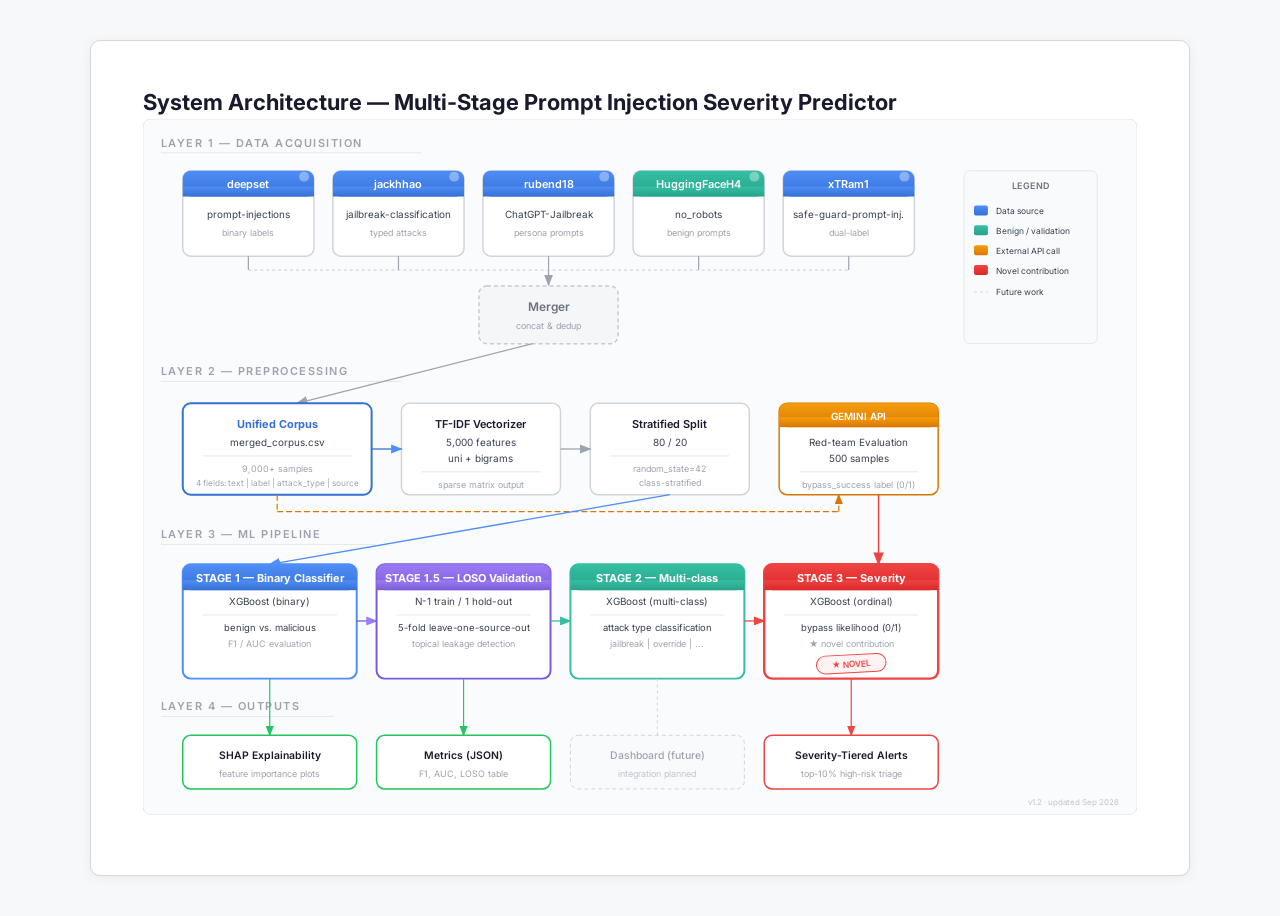
<file: architecture_diagram.html>
<!DOCTYPE html>
<html lang="en">
<head>
<meta charset="UTF-8">
<title>System Architecture — Prompt Injection Severity Predictor</title>
<style>
  @import url('https://fonts.googleapis.com/css2?family=Inter:wght@400;500;600;700&family=IBM+Plex+Mono:wght@400;500&display=swap');
  * { margin: 0; padding: 0; box-sizing: border-box; }
  body { background: #f7f8fa; font-family: 'Inter', sans-serif; }
  .page {
    width: 1100px; margin: 40px auto; background: #fff;
    border: 1px solid #d4d7dc; border-radius: 10px;
    padding: 48px 52px 56px; box-shadow: 0 2px 12px rgba(0,0,0,.06);
  }
  h1 { font-size: 22px; font-weight: 700; color: #1a1a2e; margin-bottom: 4px; }
  .subtitle { font-size: 13px; color: #6b7280; margin-bottom: 32px; }
  .subtitle em { font-style: normal; color: #4b5563; font-weight: 500; }
  svg text { font-family: 'Inter', sans-serif; }

  @media print {
    body { background: #fff; }
    .page { box-shadow: none; border: none; margin: 0; width: 100%; }
  }
</style>
</head>
<body>
<div class="page">
  <h1>System Architecture — Multi-Stage Prompt Injection Severity Predictor</h1>
  
  <svg viewBox="0 0 1000 700" width="100%" xmlns="http://www.w3.org/2000/svg">
    <defs>
      <linearGradient id="gBlue" x1="0" y1="0" x2="0" y2="1">
        <stop offset="0%" stop-color="#4F8EF7"/><stop offset="100%" stop-color="#3570D4"/>
      </linearGradient>
      <linearGradient id="gPurple" x1="0" y1="0" x2="0" y2="1">
        <stop offset="0%" stop-color="#9B7BF7"/><stop offset="100%" stop-color="#7C5CD6"/>
      </linearGradient>
      <linearGradient id="gTeal" x1="0" y1="0" x2="0" y2="1">
        <stop offset="0%" stop-color="#34BFA3"/><stop offset="100%" stop-color="#28A38A"/>
      </linearGradient>
      <linearGradient id="gOrange" x1="0" y1="0" x2="0" y2="1">
        <stop offset="0%" stop-color="#F59E0B"/><stop offset="100%" stop-color="#D97706"/>
      </linearGradient>
      <linearGradient id="gRed" x1="0" y1="0" x2="0" y2="1">
        <stop offset="0%" stop-color="#EF4444"/><stop offset="100%" stop-color="#DC2626"/>
      </linearGradient>
      <linearGradient id="gGreen" x1="0" y1="0" x2="0" y2="1">
        <stop offset="0%" stop-color="#22C55E"/><stop offset="100%" stop-color="#16A34A"/>
      </linearGradient>

      <marker id="arrowGray" markerWidth="9" markerHeight="7" refX="8" refY="3.5" orient="auto">
        <polygon points="0 0, 9 3.5, 0 7" fill="#9ca3af"/>
      </marker>
      <marker id="arrowBlue" markerWidth="9" markerHeight="7" refX="8" refY="3.5" orient="auto">
        <polygon points="0 0, 9 3.5, 0 7" fill="#4F8EF7"/>
      </marker>
      <marker id="arrowPurple" markerWidth="9" markerHeight="7" refX="8" refY="3.5" orient="auto">
        <polygon points="0 0, 9 3.5, 0 7" fill="#9B7BF7"/>
      </marker>
      <marker id="arrowTeal" markerWidth="9" markerHeight="7" refX="8" refY="3.5" orient="auto">
        <polygon points="0 0, 9 3.5, 0 7" fill="#34BFA3"/>
      </marker>
      <marker id="arrowOrange" markerWidth="9" markerHeight="7" refX="8" refY="3.5" orient="auto">
        <polygon points="0 0, 9 3.5, 0 7" fill="#D97706"/>
      </marker>
      <marker id="arrowRed" markerWidth="9" markerHeight="7" refX="8" refY="3.5" orient="auto">
        <polygon points="0 0, 9 3.5, 0 7" fill="#EF4444"/>
      </marker>
      <marker id="arrowGreen" markerWidth="9" markerHeight="7" refX="8" refY="3.5" orient="auto">
        <polygon points="0 0, 9 3.5, 0 7" fill="#22C55E"/>
      </marker>
    </defs>

    <rect x="0" y="0" width="1000" height="700" rx="8" fill="#fafbfc" stroke="#e5e7eb" stroke-width="1"/>

    <!-- LAYER LABELS -->
    <text x="18" y="28" font-size="11" fill="#9ca3af" font-weight="600" letter-spacing="1.5">LAYER 1 — DATA ACQUISITION</text>
    <line x1="18" y1="34" x2="280" y2="34" stroke="#e5e7eb" stroke-width="1"/>

    <text x="18" y="258" font-size="11" fill="#9ca3af" font-weight="600" letter-spacing="1.5">LAYER 2 — PREPROCESSING</text>
    <line x1="18" y1="264" x2="260" y2="264" stroke="#e5e7eb" stroke-width="1"/>

    <text x="18" y="422" font-size="11" fill="#9ca3af" font-weight="600" letter-spacing="1.5">LAYER 3 — ML PIPELINE</text>
    <line x1="18" y1="428" x2="234" y2="428" stroke="#e5e7eb" stroke-width="1"/>

    <text x="18" y="595" font-size="11" fill="#9ca3af" font-weight="600" letter-spacing="1.5">LAYER 4 — OUTPUTS</text>
    <line x1="18" y1="601" x2="192" y2="601" stroke="#e5e7eb" stroke-width="1"/>

    <!-- ============================================================ -->
    <!-- LAYER 1 — DATA SOURCES (5 cards, evenly spaced, w=132 g=19)  -->
    <!-- ============================================================ -->
    <!-- deepset -->
    <rect x="40" y="52" width="132" height="86" rx="8" fill="#fff" stroke="#d1d5db" stroke-width="1.5"/>
    <rect x="40" y="52" width="132" height="26" rx="8" fill="url(#gBlue)"/>
    <rect x="40" y="68" width="132" height="10" fill="url(#gBlue)"/>
    <text x="106" y="69" text-anchor="middle" font-size="11" fill="#fff" font-weight="600">deepset</text>
    <text x="106" y="100" text-anchor="middle" font-size="10" fill="#374151">prompt-injections</text>
    <text x="106" y="118" text-anchor="middle" font-size="9" fill="#9ca3af">binary labels</text>
    <circle cx="162" cy="58" r="5" fill="#fff" opacity=".35"/>

    <!-- jackhhao -->
    <rect x="191" y="52" width="132" height="86" rx="8" fill="#fff" stroke="#d1d5db" stroke-width="1.5"/>
    <rect x="191" y="52" width="132" height="26" rx="8" fill="url(#gBlue)"/>
    <rect x="191" y="68" width="132" height="10" fill="url(#gBlue)"/>
    <text x="257" y="69" text-anchor="middle" font-size="11" fill="#fff" font-weight="600">jackhhao</text>
    <text x="257" y="100" text-anchor="middle" font-size="10" fill="#374151">jailbreak-classification</text>
    <text x="257" y="118" text-anchor="middle" font-size="9" fill="#9ca3af">typed attacks</text>
    <circle cx="313" cy="58" r="5" fill="#fff" opacity=".35"/>

    <!-- rubend18 -->
    <rect x="342" y="52" width="132" height="86" rx="8" fill="#fff" stroke="#d1d5db" stroke-width="1.5"/>
    <rect x="342" y="52" width="132" height="26" rx="8" fill="url(#gBlue)"/>
    <rect x="342" y="68" width="132" height="10" fill="url(#gBlue)"/>
    <text x="408" y="69" text-anchor="middle" font-size="11" fill="#fff" font-weight="600">rubend18</text>
    <text x="408" y="100" text-anchor="middle" font-size="10" fill="#374151">ChatGPT-Jailbreak</text>
    <text x="408" y="118" text-anchor="middle" font-size="9" fill="#9ca3af">persona prompts</text>
    <circle cx="464" cy="58" r="5" fill="#fff" opacity=".35"/>

    <!-- HuggingFaceH4 -->
    <rect x="493" y="52" width="132" height="86" rx="8" fill="#fff" stroke="#d1d5db" stroke-width="1.5"/>
    <rect x="493" y="52" width="132" height="26" rx="8" fill="url(#gTeal)"/>
    <rect x="493" y="68" width="132" height="10" fill="url(#gTeal)"/>
    <text x="559" y="69" text-anchor="middle" font-size="11" fill="#fff" font-weight="600">HuggingFaceH4</text>
    <text x="559" y="100" text-anchor="middle" font-size="10" fill="#374151">no_robots</text>
    <text x="559" y="118" text-anchor="middle" font-size="9" fill="#9ca3af">benign prompts</text>
    <circle cx="615" cy="58" r="5" fill="#fff" opacity=".35"/>

    <!-- xTRam1 -->
    <rect x="644" y="52" width="132" height="86" rx="8" fill="#fff" stroke="#d1d5db" stroke-width="1.5"/>
    <rect x="644" y="52" width="132" height="26" rx="8" fill="url(#gBlue)"/>
    <rect x="644" y="68" width="132" height="10" fill="url(#gBlue)"/>
    <text x="710" y="69" text-anchor="middle" font-size="11" fill="#fff" font-weight="600">xTRam1</text>
    <text x="710" y="100" text-anchor="middle" font-size="10" fill="#374151">safe-guard-prompt-inj.</text>
    <text x="710" y="118" text-anchor="middle" font-size="9" fill="#9ca3af">dual-label</text>
    <circle cx="766" cy="58" r="5" fill="#fff" opacity=".35"/>

    <!-- collector bus: stems from each card down to a shared line, then into Merger -->
    <line x1="106" y1="138" x2="106" y2="152" stroke="#9ca3af" stroke-width="1.2"/>
    <line x1="257" y1="138" x2="257" y2="152" stroke="#9ca3af" stroke-width="1.2"/>
    <line x1="408" y1="138" x2="408" y2="152" stroke="#9ca3af" stroke-width="1.2"/>
    <line x1="559" y1="138" x2="559" y2="152" stroke="#9ca3af" stroke-width="1.2"/>
    <line x1="710" y1="138" x2="710" y2="152" stroke="#9ca3af" stroke-width="1.2"/>
    <line x1="106" y1="152" x2="710" y2="152" stroke="#c7cbd1" stroke-width="1" stroke-dasharray="3 3"/>
    <line x1="408" y1="152" x2="408" y2="167" stroke="#9ca3af" stroke-width="1.3" marker-end="url(#arrowGray)"/>

    <!-- Merger -->
    <rect x="338" y="168" width="140" height="58" rx="8" fill="#f5f6f8" stroke="#c8cbcf" stroke-width="1.5" stroke-dasharray="4 3"/>
    <text x="408" y="193" text-anchor="middle" font-size="12" fill="#6b7280" font-weight="600">Merger</text>
    <text x="408" y="211" text-anchor="middle" font-size="9" fill="#9ca3af">concat &amp; dedup</text>

    <!-- Merger -> Unified Corpus -->
    <line x1="392" y1="226" x2="155" y2="286" stroke="#9ca3af" stroke-width="1.3" marker-end="url(#arrowGray)"/>

    <!-- LEGEND (own column, right side — no longer overlapping Merger) -->
    <rect x="826" y="52" width="134" height="174" rx="6" fill="#f9fafb" stroke="#e5e7eb" stroke-width="1"/>
    <text x="893" y="70" text-anchor="middle" font-size="9" fill="#6b7280" font-weight="600" letter-spacing="0.5">LEGEND</text>
    <rect x="836" y="87" width="14" height="10" rx="2" fill="url(#gBlue)"/>
    <text x="858" y="96" font-size="8.5" fill="#374151">Data source</text>
    <rect x="836" y="107" width="14" height="10" rx="2" fill="url(#gTeal)"/>
    <text x="858" y="116" font-size="8.5" fill="#374151">Benign / validation</text>
    <rect x="836" y="127" width="14" height="10" rx="2" fill="url(#gOrange)"/>
    <text x="858" y="136" font-size="8.5" fill="#374151">External API call</text>
    <rect x="836" y="147" width="14" height="10" rx="2" fill="url(#gRed)"/>
    <text x="858" y="156" font-size="8.5" fill="#374151">Novel contribution</text>
    <line x1="836" y1="174" x2="850" y2="174" stroke="#d1d5db" stroke-width="1" stroke-dasharray="3 3"/>
    <text x="858" y="177" font-size="8.5" fill="#374151">Future work</text>

    <!-- ============================================================ -->
    <!-- LAYER 2 — PREPROCESSING (4 cards, w varies, g=30)            -->
    <!-- ============================================================ -->
    <!-- Unified Corpus -->
    <rect x="40" y="286" width="190" height="92" rx="8" fill="#fff" stroke="#3570D4" stroke-width="2"/>
    <text x="135" y="311" text-anchor="middle" font-size="11" fill="#3570D4" font-weight="700">Unified Corpus</text>
    <text x="135" y="329" text-anchor="middle" font-size="10" fill="#374151">merged_corpus.csv</text>
    <line x1="60" y1="339" x2="210" y2="339" stroke="#e5e7eb" stroke-width="1"/>
    <text x="135" y="355" text-anchor="middle" font-size="9" fill="#9ca3af">9,000+ samples</text>
    <text x="135" y="369" text-anchor="middle" font-size="8.3" fill="#9ca3af">4 fields: text | label | attack_type | source</text>

    <!-- TF-IDF -->
    <rect x="260" y="286" width="160" height="92" rx="8" fill="#fff" stroke="#d1d5db" stroke-width="1.5"/>
    <text x="340" y="311" text-anchor="middle" font-size="11" fill="#1a1a2e" font-weight="600">TF-IDF Vectorizer</text>
    <text x="340" y="329" text-anchor="middle" font-size="10" fill="#374151">5,000 features</text>
    <text x="340" y="345" text-anchor="middle" font-size="10" fill="#374151">uni + bigrams</text>
    <line x1="280" y1="355" x2="400" y2="355" stroke="#e5e7eb" stroke-width="1"/>
    <text x="340" y="371" text-anchor="middle" font-size="9" fill="#9ca3af">sparse matrix output</text>

    <!-- Stratified Split -->
    <rect x="450" y="286" width="160" height="92" rx="8" fill="#fff" stroke="#d1d5db" stroke-width="1.5"/>
    <text x="530" y="311" text-anchor="middle" font-size="11" fill="#1a1a2e" font-weight="600">Stratified Split</text>
    <text x="530" y="329" text-anchor="middle" font-size="10" fill="#374151">80 / 20</text>
    <line x1="470" y1="339" x2="590" y2="339" stroke="#e5e7eb" stroke-width="1"/>
    <text x="530" y="355" text-anchor="middle" font-size="9" fill="#9ca3af">random_state=42</text>
    <text x="530" y="369" text-anchor="middle" font-size="9" fill="#9ca3af">class-stratified</text>

    <!-- Gemini API -->
    <rect x="640" y="286" width="160" height="92" rx="8" fill="#fff" stroke="#D97706" stroke-width="1.5"/>
    <rect x="640" y="286" width="160" height="24" rx="8" fill="url(#gOrange)"/>
    <rect x="640" y="300" width="160" height="10" fill="url(#gOrange)"/>
    <text x="720" y="303" text-anchor="middle" font-size="10" fill="#fff" font-weight="600">GEMINI API</text>
    <text x="720" y="329" text-anchor="middle" font-size="10" fill="#374151">Red-team Evaluation</text>
    <text x="720" y="345" text-anchor="middle" font-size="10" fill="#374151">500 samples</text>
    <line x1="660" y1="355" x2="780" y2="355" stroke="#e5e7eb" stroke-width="1"/>
    <text x="720" y="371" text-anchor="middle" font-size="9" fill="#9ca3af">bypass_success label (0/1)</text>

    <!-- row flow -->
    <line x1="230" y1="332" x2="260" y2="332" stroke="#3570D4" stroke-width="1.3" marker-end="url(#arrowBlue)"/>
    <line x1="420" y1="332" x2="450" y2="332" stroke="#9ca3af" stroke-width="1.3" marker-end="url(#arrowGray)"/>

    <!-- Unified Corpus -> Gemini API (routed underneath the row, not through boxes) -->
    <line x1="135" y1="378" x2="135" y2="395" stroke="#D97706" stroke-width="1.2" stroke-dasharray="6 3"/>
    <line x1="135" y1="395" x2="700" y2="395" stroke="#D97706" stroke-width="1.2" stroke-dasharray="6 3"/>
    <line x1="700" y1="395" x2="700" y2="378" stroke="#D97706" stroke-width="1.2" stroke-dasharray="6 3" marker-end="url(#arrowOrange)"/>

    <!-- ============================================================ -->
    <!-- LAYER 3 — ML PIPELINE (4 stages, w=175 g=20)                 -->
    <!-- ============================================================ -->
    <line x1="530" y1="378" x2="127.5" y2="448" stroke="#4F8EF7" stroke-width="1.3" marker-end="url(#arrowBlue)"/>
    <line x1="740" y1="378" x2="740" y2="448" stroke="#EF4444" stroke-width="1.5" marker-end="url(#arrowRed)"/>

    <!-- Stage 1: Binary -->
    <rect x="40" y="448" width="175" height="115" rx="8" fill="#fff" stroke="#4F8EF7" stroke-width="2"/>
    <rect x="40" y="448" width="175" height="26" rx="8" fill="url(#gBlue)"/>
    <rect x="40" y="464" width="175" height="10" fill="url(#gBlue)"/>
    <text x="127.5" y="466" text-anchor="middle" font-size="11" fill="#fff" font-weight="700">STAGE 1 — Binary Classifier</text>
    <text x="127.5" y="489" text-anchor="middle" font-size="10" fill="#374151">XGBoost (binary)</text>
    <line x1="60" y1="499" x2="195" y2="499" stroke="#e5e7eb" stroke-width="1"/>
    <text x="127.5" y="515" text-anchor="middle" font-size="9.5" fill="#374151">benign vs. malicious</text>
    <text x="127.5" y="531" text-anchor="middle" font-size="9" fill="#9ca3af">F1 / AUC evaluation</text>

    <line x1="215" y1="505" x2="235" y2="505" stroke="#7C5CD6" stroke-width="1.3" marker-end="url(#arrowPurple)"/>

    <!-- Stage 1.5: LOSO -->
    <rect x="235" y="448" width="175" height="115" rx="8" fill="#fff" stroke="#7C5CD6" stroke-width="2"/>
    <rect x="235" y="448" width="175" height="26" rx="8" fill="url(#gPurple)"/>
    <rect x="235" y="464" width="175" height="10" fill="url(#gPurple)"/>
    <text x="322.5" y="466" text-anchor="middle" font-size="11" fill="#fff" font-weight="700">STAGE 1.5 — LOSO Validation</text>
    <text x="322.5" y="489" text-anchor="middle" font-size="10" fill="#374151">N-1 train / 1 hold-out</text>
    <line x1="255" y1="499" x2="390" y2="499" stroke="#e5e7eb" stroke-width="1"/>
    <text x="322.5" y="515" text-anchor="middle" font-size="9.5" fill="#374151">5-fold leave-one-source-out</text>
    <text x="322.5" y="531" text-anchor="middle" font-size="9" fill="#9ca3af">topical leakage detection</text>

    <line x1="410" y1="505" x2="430" y2="505" stroke="#34BFA3" stroke-width="1.3" marker-end="url(#arrowTeal)"/>

    <!-- Stage 2: Multi-class -->
    <rect x="430" y="448" width="175" height="115" rx="8" fill="#fff" stroke="#34BFA3" stroke-width="2"/>
    <rect x="430" y="448" width="175" height="26" rx="8" fill="url(#gTeal)"/>
    <rect x="430" y="464" width="175" height="10" fill="url(#gTeal)"/>
    <text x="517.5" y="466" text-anchor="middle" font-size="11" fill="#fff" font-weight="700">STAGE 2 — Multi-class</text>
    <text x="517.5" y="489" text-anchor="middle" font-size="10" fill="#374151">XGBoost (multi-class)</text>
    <line x1="450" y1="499" x2="585" y2="499" stroke="#e5e7eb" stroke-width="1"/>
    <text x="517.5" y="515" text-anchor="middle" font-size="9.5" fill="#374151">attack type classification</text>
    <text x="517.5" y="531" text-anchor="middle" font-size="9" fill="#9ca3af">jailbreak | override | ...</text>

    <line x1="605" y1="505" x2="625" y2="505" stroke="#EF4444" stroke-width="1.3" marker-end="url(#arrowRed)"/>

    <!-- Stage 3: Severity -->
    <rect x="625" y="448" width="175" height="115" rx="8" fill="#fff" stroke="#EF4444" stroke-width="2.5"/>
    <rect x="625" y="448" width="175" height="26" rx="8" fill="url(#gRed)"/>
    <rect x="625" y="464" width="175" height="10" fill="url(#gRed)"/>
    <text x="712.5" y="466" text-anchor="middle" font-size="11" fill="#fff" font-weight="700">STAGE 3 — Severity</text>
    <text x="712.5" y="489" text-anchor="middle" font-size="10" fill="#374151">XGBoost (ordinal)</text>
    <line x1="645" y1="499" x2="780" y2="499" stroke="#e5e7eb" stroke-width="1"/>
    <text x="712.5" y="515" text-anchor="middle" font-size="9.5" fill="#374151">bypass likelihood (0/1)</text>
    <text x="712.5" y="531" text-anchor="middle" font-size="9" fill="#9ca3af">★ novel contribution</text>

    <!-- novel badge, slightly rotated for a hand-placed feel -->
    <g transform="rotate(-3 712.5 548)">
      <rect x="677.5" y="539" width="70" height="18" rx="9" fill="#FEF2F2" stroke="#EF4444" stroke-width="1"/>
      <text x="712.5" y="551.5" text-anchor="middle" font-size="8.5" fill="#EF4444" font-weight="600">★ NOVEL</text>
    </g>

    <!-- ============================================================ -->
    <!-- LAYER 4 — OUTPUTS (aligned directly under their source stage) -->
    <!-- ============================================================ -->
    <line x1="127.5" y1="563" x2="127.5" y2="620" stroke="#22C55E" stroke-width="1.2" marker-end="url(#arrowGreen)"/>
    <line x1="322.5" y1="563" x2="322.5" y2="620" stroke="#22C55E" stroke-width="1.2" marker-end="url(#arrowGreen)"/>
    <line x1="517.5" y1="563" x2="517.5" y2="620" stroke="#d1d5db" stroke-width="1" stroke-dasharray="3 3"/>
    <line x1="712.5" y1="563" x2="712.5" y2="620" stroke="#EF4444" stroke-width="1.2" marker-end="url(#arrowRed)"/>

    <!-- SHAP (under Stage 1) -->
    <rect x="40" y="620" width="175" height="54" rx="8" fill="#fff" stroke="#22C55E" stroke-width="1.5"/>
    <text x="127.5" y="644" text-anchor="middle" font-size="10.5" fill="#1a1a2e" font-weight="600">SHAP Explainability</text>
    <text x="127.5" y="662" text-anchor="middle" font-size="9" fill="#9ca3af">feature importance plots</text>

    <!-- Metrics (under Stage 1.5) -->
    <rect x="235" y="620" width="175" height="54" rx="8" fill="#fff" stroke="#22C55E" stroke-width="1.5"/>
    <text x="322.5" y="644" text-anchor="middle" font-size="10.5" fill="#1a1a2e" font-weight="600">Metrics (JSON)</text>
    <text x="322.5" y="662" text-anchor="middle" font-size="9" fill="#9ca3af">F1, AUC, LOSO table</text>

    <!-- Dashboard placeholder (under Stage 2, future work) -->
    <rect x="430" y="620" width="175" height="54" rx="8" fill="#f9fafb" stroke="#d1d5db" stroke-width="1" stroke-dasharray="4 3"/>
    <text x="517.5" y="644" text-anchor="middle" font-size="10.5" fill="#9ca3af" font-weight="500">Dashboard (future)</text>
    <text x="517.5" y="662" text-anchor="middle" font-size="9" fill="#c0c4cc">integration planned</text>

    <!-- Severity-Tiered Alerts (under Stage 3) -->
    <rect x="625" y="620" width="175" height="54" rx="8" fill="#fff" stroke="#EF4444" stroke-width="1.5"/>
    <text x="712.5" y="644" text-anchor="middle" font-size="10.5" fill="#1a1a2e" font-weight="600">Severity-Tiered Alerts</text>
    <text x="712.5" y="662" text-anchor="middle" font-size="9" fill="#9ca3af">top-10% high-risk triage</text>

    <text x="982" y="690" text-anchor="end" font-size="8" fill="#c0c4cc">v1.2 &middot; updated Sep 2026</text>

  </svg>
</div>
</body>
</html>
</file>
